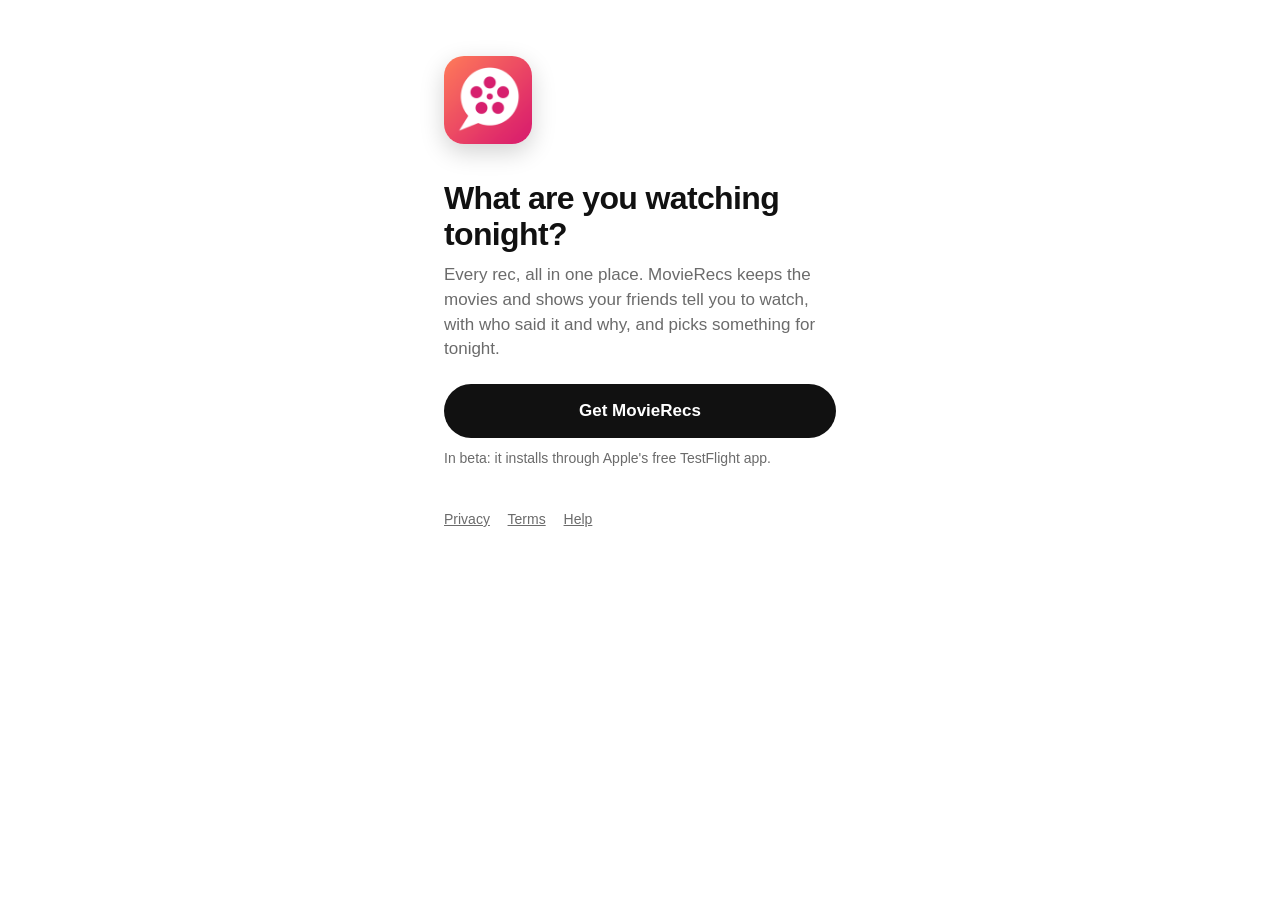
<file: index.html>
<!doctype html>
<html lang="en">
<head>
  <meta charset="utf-8">
  <meta name="viewport" content="width=device-width, initial-scale=1">
  <title>MovieRecs</title>
  <meta name="description" content="Every movie and show your friends tell you to watch, in one place.">
  <link rel="icon" href="/icon.png">
  <link rel="apple-touch-icon" href="/icon.png">
  <link rel="stylesheet" href="/style.css">
  <script src="/store.js"></script>
</head>
<body>
<main>
  <img class="icon" src="/icon.png" alt="MovieRecs">
  <h1>What are you watching tonight?</h1>
  <p class="soft">Every rec, all in one place. MovieRecs keeps the movies and shows your friends tell you to watch, with who said it and why, and picks something for tonight.</p>
  <a class="button" id="get" href="https://testflight.apple.com/join/E2WVG1ms">Get MovieRecs</a>
  <p class="note soft" id="beta" hidden>In beta: it installs through Apple's free TestFlight app.</p>
  <footer>
    <a href="https://docs.google.com/document/d/1jp_otFi0TlacX6qiRmVMepqJ-dBg207D10fMoZKz1nU/mobilebasic">Privacy</a>
    <a href="https://docs.google.com/document/d/1AxXFMVeH6hXzgQ1cv4XlofenSDWDSZbbNClNrDSxwdQ/mobilebasic">Terms</a>
    <a href="https://docs.google.com/document/d/1WbQwz0FFGNocsxlgWkvwqYG-txHmAqKeUHHIVhDa9Wk/mobilebasic">Help</a>
  </footer>
</main>
<script>
  MovieRecsStore.whenKnown(function (store) {
    document.getElementById("get").href = store.url;
    document.getElementById("beta").hidden = store.isLive;
  });
</script>
</body>
</html>
</file>
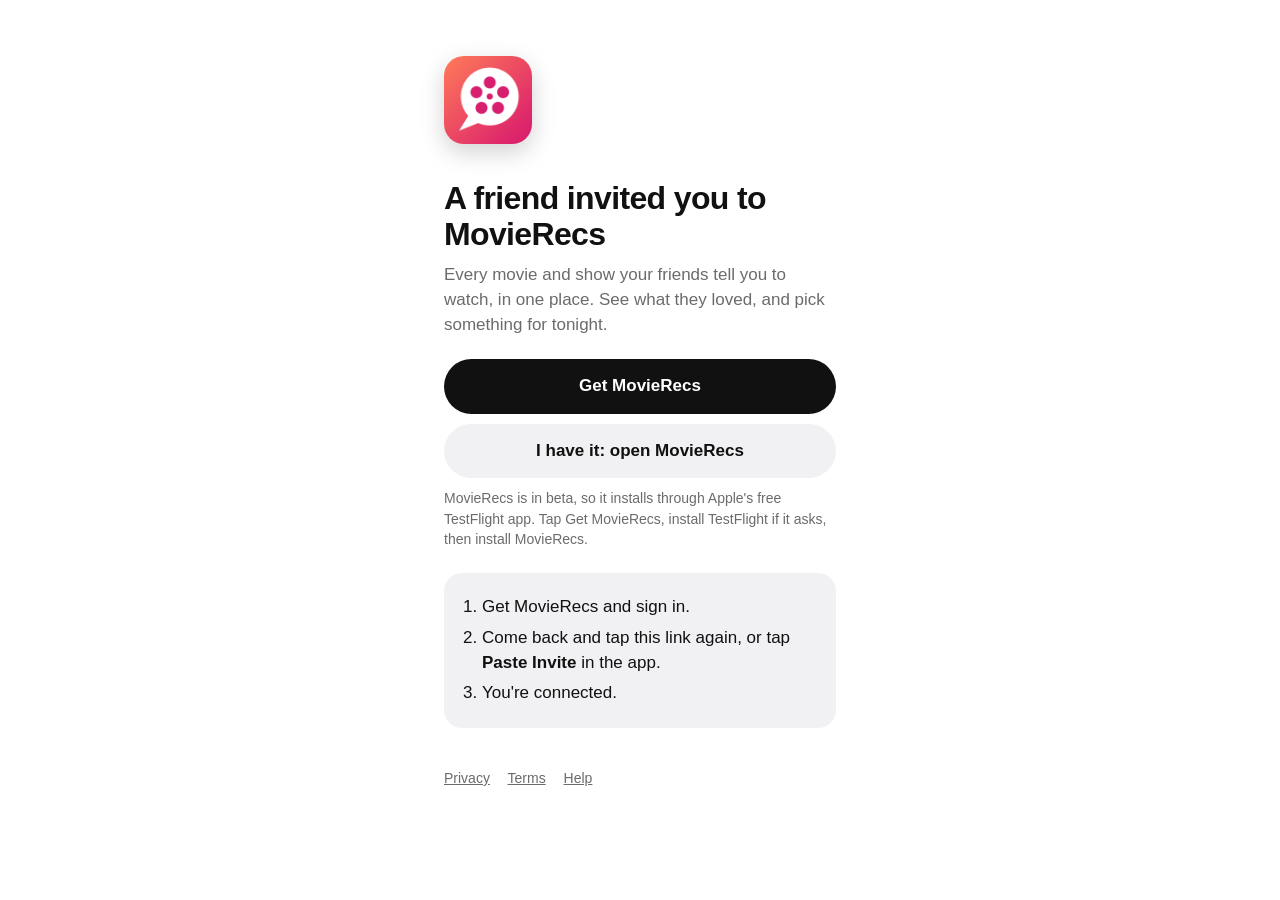
<file: i/index.html>
<!doctype html>
<html lang="en">
<head>
  <meta charset="utf-8">
  <meta name="viewport" content="width=device-width, initial-scale=1">
  <title>Join me on MovieRecs</title>
  <meta name="description" content="A friend invited you to MovieRecs: every movie and show your friends tell you to watch, in one place.">
  <meta property="og:title" content="Join me on MovieRecs">
  <meta property="og:description" content="Every rec, all in one place. See what your friends loved.">
  <meta property="og:image" content="https://movierecs.github.io/icon.png">
  <link rel="icon" href="/icon.png">
  <link rel="apple-touch-icon" href="/icon.png">
  <link rel="stylesheet" href="/style.css">
  <script src="/store.js"></script>
</head>
<body>
<main>
  <img class="icon" src="/icon.png" alt="MovieRecs">
  <h1 id="title">A friend invited you to MovieRecs</h1>
  <p class="soft">Every movie and show your friends tell you to watch, in one place. See what they loved, and pick something for tonight.</p>

  <a class="button" id="get" href="https://testflight.apple.com/join/E2WVG1ms">Get MovieRecs</a>
  <a class="button quiet" id="open" href="movierecs://invite">I have it: open MovieRecs</a>
  <p class="note soft" id="beta" hidden>MovieRecs is in beta, so it installs through Apple's free TestFlight app. Tap Get MovieRecs, install TestFlight if it asks, then install MovieRecs.</p>

  <div class="steps" id="steps">
    <ol>
      <li>Get MovieRecs and sign in.</li>
      <li>Come back and tap this link again, or tap <b>Paste Invite</b> in the app.</li>
      <li id="connect">You're connected.</li>
    </ol>
    <p class="note soft" id="codeline" style="margin:10px 0 0" hidden>Friend code: <span class="code" id="code"></span></p>
  </div>

  <footer>
    <a href="https://docs.google.com/document/d/1jp_otFi0TlacX6qiRmVMepqJ-dBg207D10fMoZKz1nU/mobilebasic">Privacy</a>
    <a href="https://docs.google.com/document/d/1AxXFMVeH6hXzgQ1cv4XlofenSDWDSZbbNClNrDSxwdQ/mobilebasic">Terms</a>
    <a href="https://docs.google.com/document/d/1WbQwz0FFGNocsxlgWkvwqYG-txHmAqKeUHHIVhDa9Wk/mobilebasic">Help</a>
  </footer>
</main>
<script>
  // The invite: ?c=K7QF2&u=blanimal. Only well-formed values are used, and only as text.
  var params = new URLSearchParams(location.search);
  var code = (params.get("c") || "").toUpperCase();
  if (!/^[A-HJKMNP-Z2-9]{5}$/.test(code)) code = "";
  var user = params.get("u") || "";
  if (!/^[a-z0-9._]{1,30}$/i.test(user)) user = "";

  if (user) {
    document.getElementById("title").textContent = "@" + user + " invited you to MovieRecs";
    document.getElementById("connect").textContent = "You and @" + user + " are connected.";
  }
  if (code) {
    document.getElementById("code").textContent = code;
    document.getElementById("codeline").hidden = false;
    var query = "?c=" + code + (user ? "&u=" + encodeURIComponent(user) : "");
    document.getElementById("open").href = "movierecs://invite" + query;
  }

  // Getting the app copies the invite, so "Paste Invite" can connect you after signing in.
  var get = document.getElementById("get");
  get.addEventListener("click", function (event) {
    if (!code || !navigator.clipboard) return;
    event.preventDefault();
    var go = function () { location.href = get.href; };
    navigator.clipboard.writeText("MovieRecs invite: " + location.href).then(go, go);
  });

  MovieRecsStore.whenKnown(function (store) {
    get.href = store.url;
    document.getElementById("beta").hidden = store.isLive;
  });
</script>
</body>
</html>
</file>
<file: style.css>
/* MovieRecs pages: system fonts only, no trackers, light and dark. */
:root {
  --bg: #ffffff; --ink: #111111; --soft: #6b6b6b; --fill: #f1f1f3; --accent: #111111; --on-accent: #ffffff;
}
@media (prefers-color-scheme: dark) {
  :root { --bg: #000000; --ink: #f5f5f7; --soft: #a1a1a6; --fill: #1c1c1e; --accent: #f5f5f7; --on-accent: #000000; }
}
* { box-sizing: border-box; }
body {
  margin: 0; background: var(--bg); color: var(--ink);
  font: 17px/1.45 -apple-system, BlinkMacSystemFont, "SF Pro Text", "Helvetica Neue", Helvetica, Arial, sans-serif;
  -webkit-font-smoothing: antialiased;
}
main { max-width: 440px; margin: 0 auto; padding: 56px 24px 40px; }
.icon { width: 88px; height: 88px; border-radius: 20px; box-shadow: 0 8px 24px rgba(0,0,0,.18); }
h1 { font-size: 32px; line-height: 1.15; letter-spacing: -0.02em; margin: 28px 0 10px; }
p { margin: 0 0 14px; }
.soft { color: var(--soft); }
.button {
  display: block; width: 100%; padding: 15px 20px; margin: 22px 0 10px; border: 0; border-radius: 999px;
  background: var(--accent); color: var(--on-accent); font: inherit; font-weight: 600; text-align: center;
  text-decoration: none; cursor: pointer;
}
.button.quiet { background: var(--fill); color: var(--ink); margin-top: 0; }
.steps { background: var(--fill); border-radius: 18px; padding: 16px 18px; margin-top: 24px; }
.steps ol { margin: 0; padding-left: 20px; }
.steps li { margin: 6px 0; }
.code { font: 600 17px ui-monospace, "SF Mono", Menlo, monospace; letter-spacing: .08em; }
.note { font-size: 14px; }
footer { margin-top: 40px; font-size: 14px; }
footer a { color: var(--soft); margin-right: 14px; }
</file>
